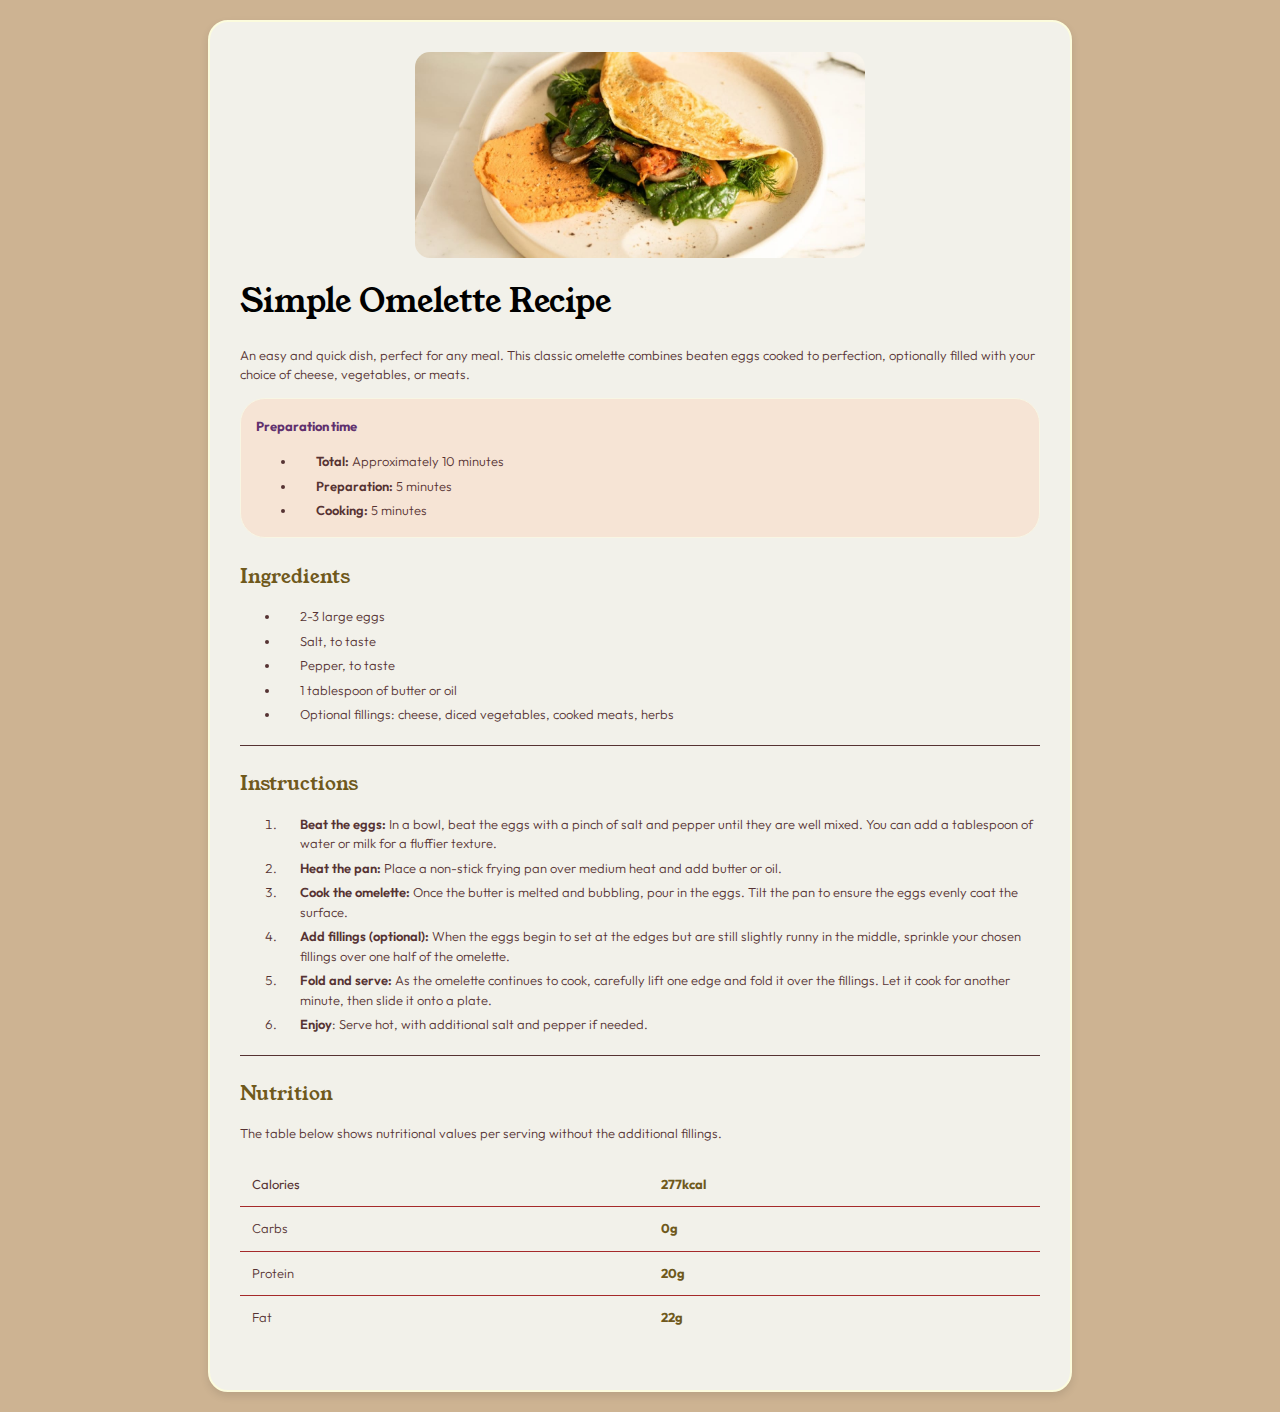
<file: index.html>
<!DOCTYPE html>
<html lang="en">
<head>
  <meta charset="UTF-8">
  <meta name="viewport" content="width=device-width, initial-scale=1.0"> <!-- displays site properly based on user's device -->
  <link rel="icon" type="image/png" sizes="32x32" href="./assets/images/favicon-32x32.png">
  <link rel="stylesheet" href="css/styling.css">
  <title>Frontend Mentor | Recipe page</title>
</head>
 <body>
 <div id="block">
  <div id="foto">
    <img src="assets/images/image-omelette.jpeg" alt="omelette">
  </div>

 <div>
  <h1 id="titulli">Simple Omelette Recipe</h1>

  <p>An easy and quick dish, perfect for any meal. This classic omelette combines beaten eggs cooked 
  to perfection, optionally filled with your choice of cheese, vegetables, or meats.</p>
 </div>

 <div id="block2">
  <p id="nentitulli">Preparation time  </p>
  <list>
      <ul>
         <li><span>Total:</span> Approximately 10 minutes</li>
         <li><span>Preparation:</span> 5 minutes</li>
         <li><span>Cooking:</span> 5 minutes </li>
      </ul>
  </list>
 </div>
 <div> 
  <p id="nentitulli2">Ingredients</p>
    <list id="lista">
      <ul>
        <li> 2-3 large eggs</li>
        <li>  Salt, to taste</li>
        <li> Pepper, to taste</li>
        <li>  1 tablespoon of butter or oil</li>
        <li>Optional fillings: cheese, diced vegetables, cooked meats, herbs</li>

      </ul>
    </list>
</div>
<hr class="linje">
<p id="nentitulli3">
  Instructions
</p>
<list id="lista2">
  <ol>
    <li><span>Beat the eggs:</span> In a bowl, beat the eggs with a pinch of salt and pepper until they are well mixed. 
  You can add a tablespoon of water or milk for a fluffier texture.</li>
    <li> <span>Heat the pan:</span> Place a non-stick frying pan over medium heat and add butter or oil.</li>
    <li><span>Cook the omelette:</span> Once the butter is melted and bubbling, pour in the eggs. Tilt the pan to ensure 
  the eggs evenly coat the surface.</li>
    <li><span> Add fillings (optional):</span> When the eggs begin to set at the edges but are still slightly runny in the 
  middle, sprinkle your chosen fillings over one half of the omelette.</li>
    <li><span>Fold and serve:</span> As the omelette continues to cook, carefully lift one edge and fold it over the 
  fillings. Let it cook for another minute, then slide it onto a plate.</li>
    <li><span id="ele">Enjoy</span>: Serve hot, with additional salt and pepper if needed.
</li>
  </ol>
</list>
 <hr class="linje">
 <div class="block"></div>
 <p id="nentitulli4">Nutrition</p>

  <p>The  table below shows nutritional values per serving without the additional fillings.</p>

 <table id="tabela">
  <thead>
      <tr>
          <th id="notbold">Calories</th>
          <th class="bold">277kcal</th>
      </tr>
  </thead>
  <tbody>
  <tr>
    <tr>
      <td>Carbs</td> 
      <td class="bold">0g</td> </tr>
      <td>Protein</td>
      <td class="bold">20g</td> </tr>
  <tr>
      <td>Fat</td>
      <td class="bold">22g</td> 
      </tr>
  </tbody>
 </table>
  </div>
</body>
</html>
</file>
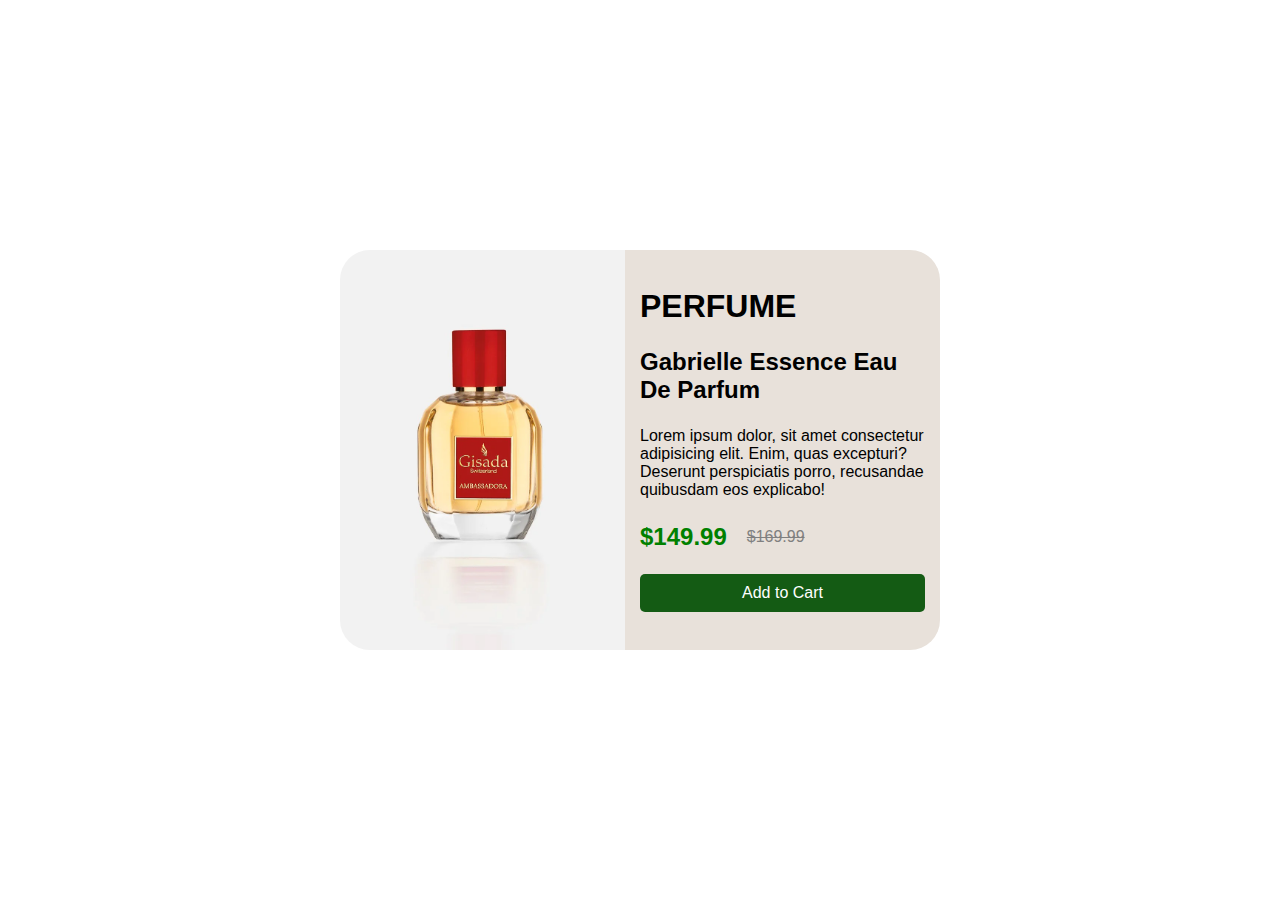
<file: product-review/index.html>
<!DOCTYPE html>
<html lang="en">
<head>
    <meta charset="UTF-8">
    <meta name="viewport" content="width=device-width, initial-scale=1.0">
    <title>Product Review</title>
    <link rel="stylesheet" href="css/style.css">
</head>
<body>
    <div id="parent">
        <div id="imazh">
            <img src="images/image.webp" alt="parfum">
        </div>
        <div id="content">
             <h1 id="parfume">PERFUME</h1>
             <h2>Gabrielle Essence Eau De Parfum </h2>
             <p> Lorem ipsum dolor, sit amet consectetur adipisicing elit. Enim, quas excepturi? Deserunt perspiciatis porro, recusandae quibusdam eos explicabo! </p>
             <div id="class">
             <p id="cmimi">$149.99 </p>
             <p id="cmimi2">$169.99</p>
             </div>
             <div id="button">
                Add to Cart
             </div>
        </div>
        
    </div>
</body>
</html>
</file>
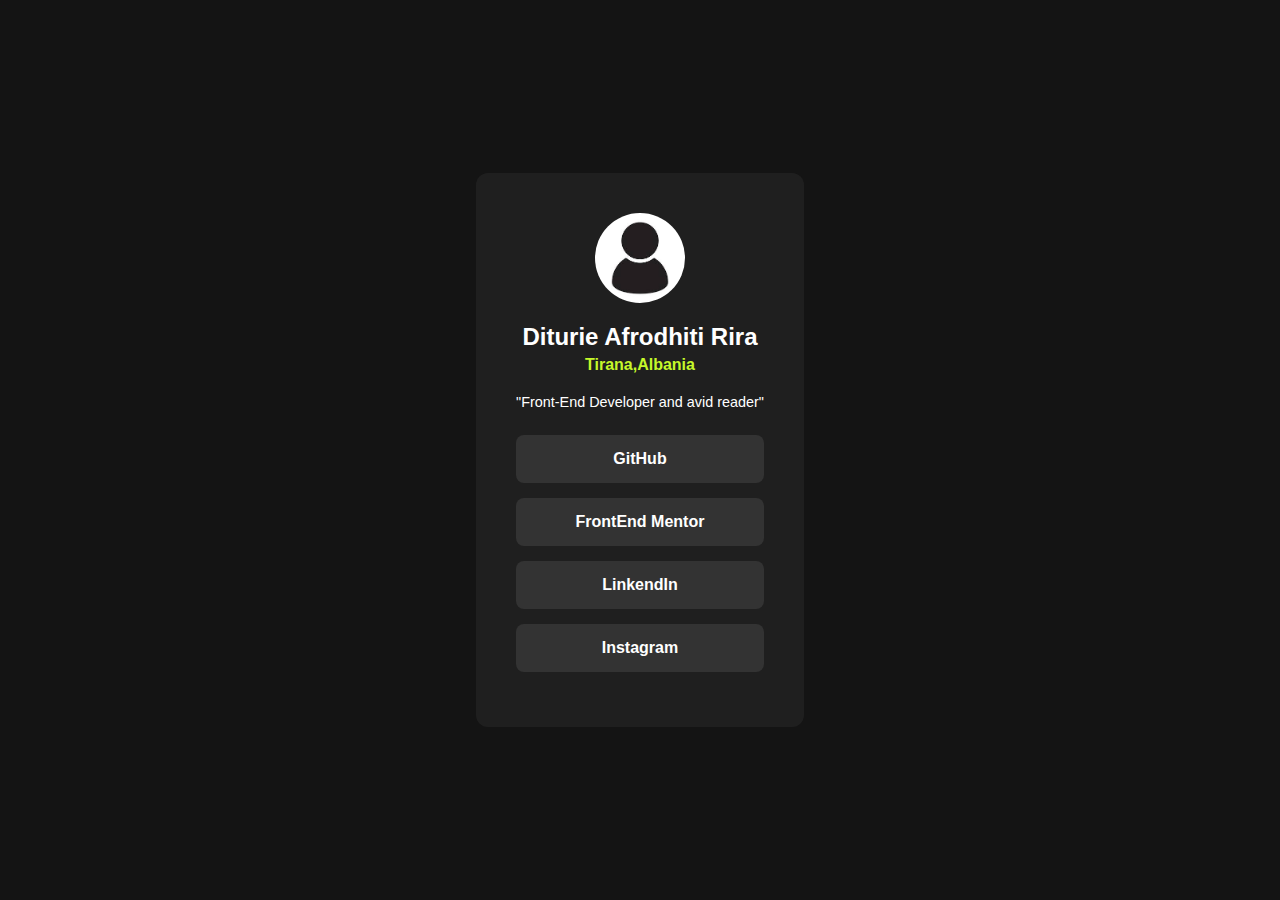
<file: social link profile/index.html>
<!DOCTYPE html>
<html lang="en">
<head>
    <meta charset="UTF-8">
    <meta name="viewport" content="width=device-width, initial-scale=1.0">
    <title>Social Link Profile</title>
    <link rel="stylesheet" href="css/style.css">
</head>
<body>
    <div id="parent">
        <div id="imazh"> 
            <img src="images/image.jpg" alt="profil">
        </div>
        <div id="social">
            <p id ="emri">
                Diturie Afrodhiti Rira
            </p>
            <p id="qyteti">
                Tirana,Albania
            </p>
            <p id="profesion">
                "Front-End Developer and avid reader"
            </p>
        </div>
    <div id="link">
        <a href="https://github.com/" target="_blank"> GitHub</a>
        <a href="https://github.com/" target="_blank"> FrontEnd Mentor</a>
        <a href="https://github.com/" target="_blank"> LinkendIn</a>
        <a href="https://github.com/" target="_blank"> Instagram</a>
    </div>
    </div>
</body>
</html>
</file>
<file: css/styling.css>
body{
    background-color: #cdb392;
    margin: 0;
    font-family: Arial, sans-serif;
}

#block{
    width: 70%;
    margin: 20px auto;
    padding: 30px;
    background-color: #f2f1ea;
    border: 2px solid #fcfcdd;
    border-radius:20px;
    max-width: 800px;
    box-shadow: 0 4px 8px rgba(0,0,0,0.1);
}
img{
    background-repeat: no-repeat;
    width:100%;
    max-width: 450px;
    height:auto;
    display: block;
    margin: 0 auto 20px auto;
    border-radius: 15px;
}

table {
    border-collapse:collapse;
    width: 100%;
}

th, td {
    border: none;
    padding: 12px;
    text-align: left;
}

.bold{
    font-weight: bold;
    color:#6f591c
}

#notbold{
    font-weight: normal;
}
tr{
  border-bottom: 1px solid brown;
}
tr:last-child {
    border-bottom: none;
}
th {
    background-color: #f2f1ea;
    word-spacing: 10px;
}

li{
    padding-left: 20px;
    margin-bottom: 5px;
}

#tabela{
    margin:20px auto;
    border-radius: 10px;
    padding: 15px; 
}

.linje{
    background-color: #563333;
    border: none;
    padding-top: 0.1px;
    margin-top: 20px;
}

#block2{
    border:1px #f8f6e4 solid;
    background-color: #f6e4d5;
    border-radius:25px;
    padding-left:15px;
    padding-top:5px;
}


@font-face {
    font-family: 'MyFont';
    src: url(../assets/fonts/young-serif/YoungSerif-Regular.ttf);
}

@font-face{
    font-family: 'MyOtherFont';
    src:url(../assets/fonts/outfit/Outfit-VariableFont_wght.ttf)
}

#titulli{
    font-family:'MyFont';
    font-weight: lighter;
}

p, table, li {
    font-family: 'MyOtherFont';
    font-size:small;
    font-weight:300;
    color: #563333;
    line-height: 1.5;
}

#nentitulli{
    color:#61316e;
    font-weight: bold;
    padding-right:10px;
}

span{
    font-weight:600;
    font-size: small;
}

#nentitulli2, #nentitulli3,#nentitulli4{
    font-size:1.2em;
    font-family:'MyFont';
    color:#6f591c;
    margin-top: 25px;
    margin-bottom:15px
}
</file>
<file: product-review/css/style.css>
*{
    margin:0;
    padding:0;
    box-sizing: border-box;
}

body{
    display: flex;
    align-items: center;
    justify-content: center;
    min-height: 100vh;

}

#parent {
    display: flex;
    height:400px;
    max-width:600px;
    justify-content: center;
    align-items: center;
    flex-direction: row;
}

#parent> div{
    flex:1;
    height:100%;
}

img{
    object-fit: cover;
    width: 100%;
    height:100%;
    border-top-left-radius: 30px;
    border-bottom-left-radius: 30px;
}

#content{
    display: flex;
    flex-direction: column;
    justify-content: space-evenly;
    width:100%;
    border-bottom-right-radius: 30px;
    border-top-right-radius: 30px;
    background-color: rgb(232, 225, 218);
    font-family: 'Lucida Sans', 'Lucida Sans Regular', 'Lucida Grande', 'Lucida Sans Unicode', Geneva, Verdana, sans-serif;
    padding:15px;

}

#class{
    display: flex;
    gap: 20px;
    align-items: center;
}

#cmimi{
  color:green;
  font-size: 1.5em;
  font-weight: 800;

}

#cmimi2{
    text-decoration: line-through;
    color: gray;

}

#button{
    background-color: rgb(20, 91, 20);
    text-align: center;
    color: white;
    border-radius: 5px;
    padding:10px;
}
#button:hover{
    background-color: rgb(42, 131, 42);
    cursor: pointer;

}


@media screen and (max-width:768px) {

    #parent{
        flex-direction: column;
    }

    #parent > div{
        flex:1;
        width: 100%;
    }
    
    img{
        border-top-left-radius: 30px;
        border-top-right-radius: 30px;
        border-bottom-left-radius: 0;
        width:100%;
        object-fit: cover;
    }

    #content{
        border-bottom-left-radius: 30px;
        border-top-right-radius: 0;
    }
}
</file>
<file: social link profile/css/style.css>
* {
    margin: 0;
    padding: 0;
    box-sizing: border-box;
}

body {
    background-color: hsl(0, 0%, 8%);
    display: flex;
    justify-content: center;
    align-items: center;
    min-height: 100vh;
    font-family: 'Inter', sans-serif;
}

#parent {
    background-color: hsl(0, 0%, 12%);
    color: white;
    padding: 40px;
    border-radius: 12px;
    text-align: center;
    max-width: 400px;
}

img {
    border-radius: 50%;
    width: 90px;
    height: 90px;
    margin: 0 auto 20px;
    display: block;
}

#emri {
    font-size: 1.5em;
    font-weight: 700;
    margin-bottom: 5px;
}

#qyteti {
    color: hsl(75, 94%, 57%);
    font-weight: 700;
    margin-bottom: 20px;
}

#profesion {
    font-weight: 400;
    margin-bottom: 25px;
    font-size: 0.9em;
}

a {
    display: block;
    background-color: hsl(0, 0%, 20%);
    color: white;
    text-decoration: none;
    padding: 15px;
    margin-bottom: 15px;
    border-radius: 8px;
    font-weight: 700;
}

a:hover {
    background-color: hsl(75, 94%, 57%);
    color: hsl(0, 0%, 12%);
}
</file>
